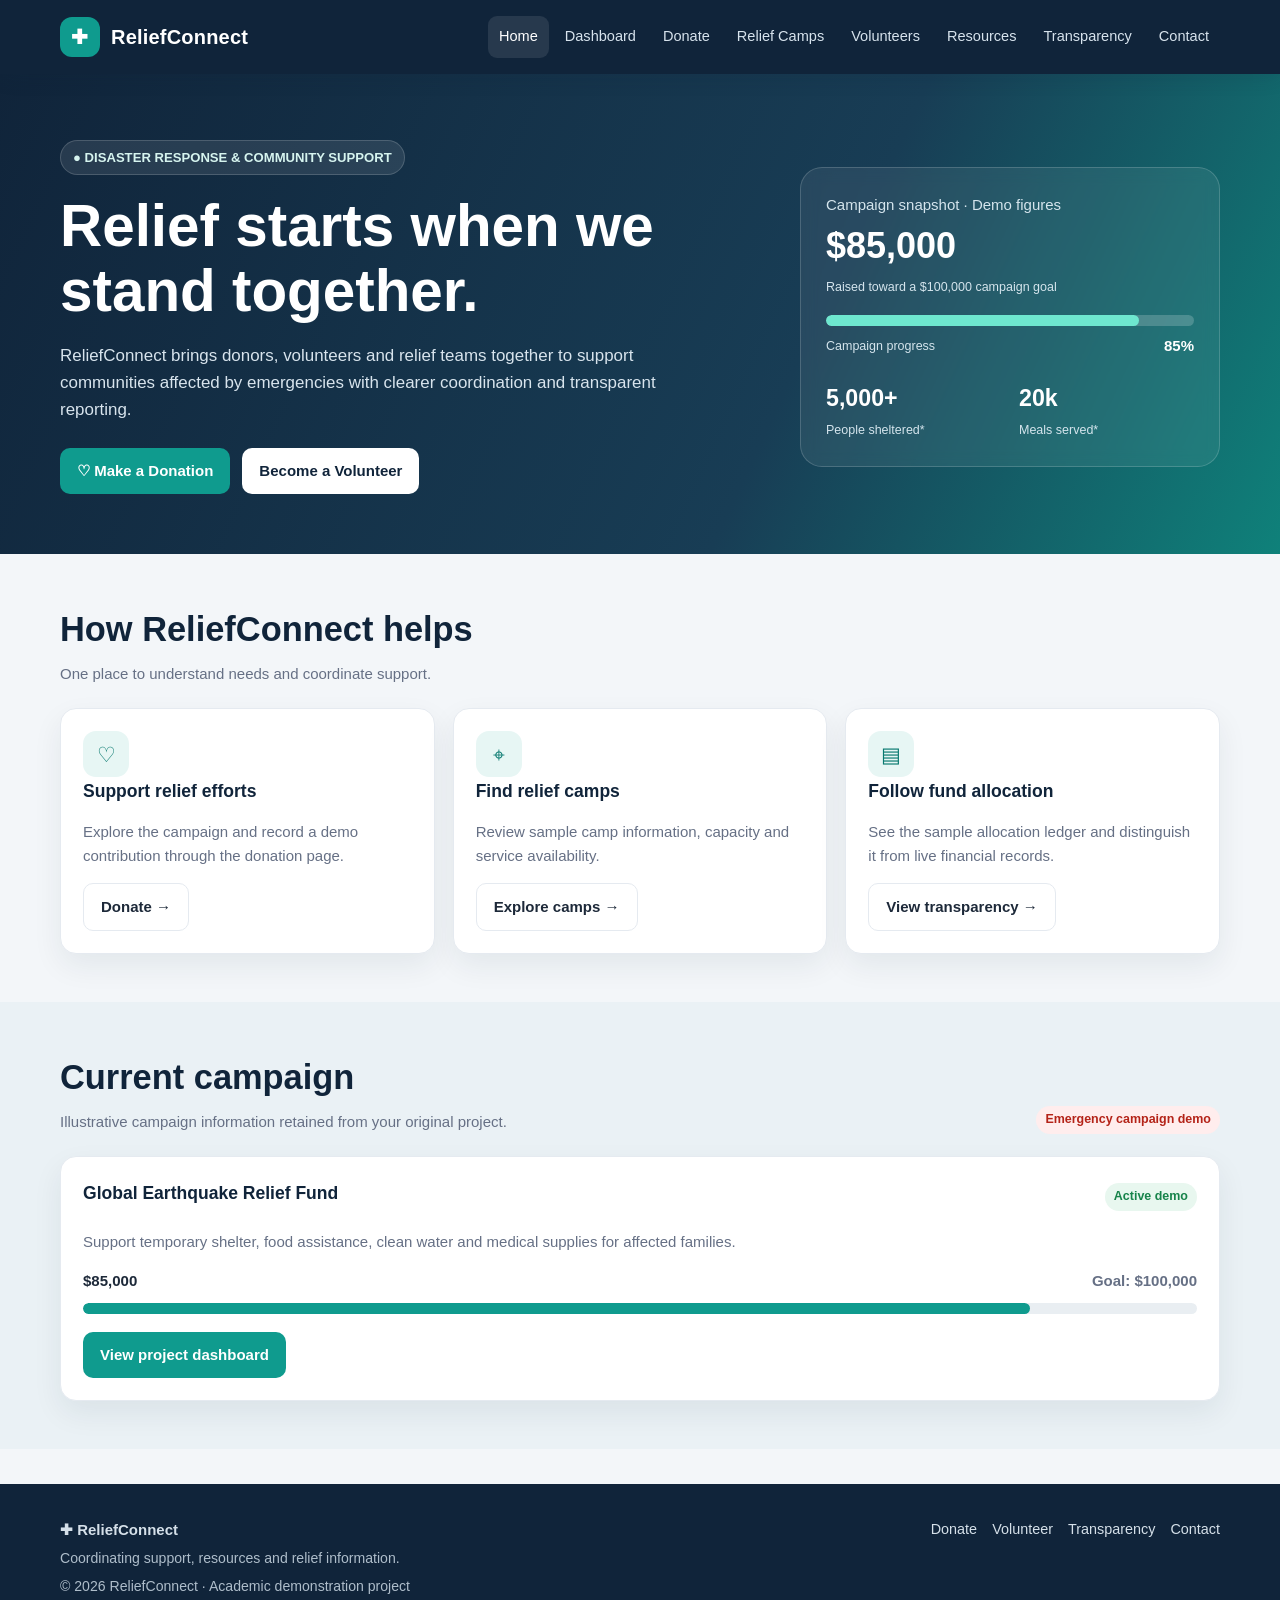
<file: Disaster.html/index.html>
<!doctype html>
<html lang="en">
<head>
  <meta charset="utf-8">
  <meta name="viewport" content="width=device-width, initial-scale=1">
  <meta name="description" content="ReliefConnect disaster relief coordination and transparency platform">
  <title>Home | ReliefConnect</title>
  <link rel="stylesheet" href="assesment2.css">
</head>
<body data-page="home">
  <header class="site-header">
    <div class="container header-inner">
      <a class="brand" href="index.html">
        <span class="brand-mark">✚</span>
        <span>ReliefConnect</span>
      </a>
      <button class="menu-toggle" aria-label="Toggle navigation" aria-expanded="false">☰ Menu</button>
      <nav class="nav" aria-label="Main navigation">
        <a href="index.html" data-nav="home">Home</a>
        <a href="dashboard.html" data-nav="dashboard">Dashboard</a>
        <a href="donate.html" data-nav="donate">Donate</a>
        <a href="camps.html" data-nav="camps">Relief Camps</a>
        <a href="volunteers.html" data-nav="volunteers">Volunteers</a>
        <a href="resources.html" data-nav="resources">Resources</a>
        <a href="transparency.html" data-nav="transparency">Transparency</a>
        <a href="contact.html" data-nav="contact">Contact</a>
      </nav>
    </div>
  </header>
  <main>
    <section class="hero">
      <div class="container hero-grid">
        <div>
          <span class="eyebrow">● DISASTER RESPONSE & COMMUNITY SUPPORT</span>
          <h1>Relief starts when we stand together.</h1>
          <p>ReliefConnect brings donors, volunteers and relief teams together to support communities affected by emergencies with clearer coordination and transparent reporting.</p>
          <div class="hero-actions">
            <a class="btn btn-primary" href="donate.html">♡ Make a Donation</a>
            <a class="btn btn-light" href="volunteers.html">Become a Volunteer</a>
          </div>
        </div>
        <div class="hero-panel">
          <span class="muted" style="color:#d5e5ed">Campaign snapshot · Demo figures</span>
          <strong data-raised>$85,000</strong>
          <small>Raised toward a $100,000 campaign goal</small>
          <div class="progress"><span data-progress style="width:85%"></span></div>
          <div class="row-between">
            <small>Campaign progress</small>
            <b>85%</b>
          </div>
          <div class="grid grid-2" style="margin-top:22px">
            <div>
              <strong style="font-size:1.45rem">5,000+</strong>
              <small>People sheltered*</small>
            </div>
            <div>
              <strong style="font-size:1.45rem">20k</strong>
              <small>Meals served*</small>
            </div>
          </div>
        </div>
      </div>
    </section>
    <section class="section">
      <div class="container">
        <div class="section-head">
          <div>
            <h2>How ReliefConnect helps</h2>
            <p>One place to understand needs and coordinate support.</p>
          </div>
        </div>
        <div class="grid grid-3">
          <div class="card">
            <div class="stat-icon">♡</div>
            <h3>Support relief efforts</h3>
            <p class="muted">Explore the campaign and record a demo contribution through the donation page.</p>
            <a class="btn btn-outline" href="donate.html">Donate →</a>
          </div>
          <div class="card">
            <div class="stat-icon">⌖</div>
            <h3>Find relief camps</h3>
            <p class="muted">Review sample camp information, capacity and service availability.</p>
            <a class="btn btn-outline" href="camps.html">Explore camps →</a>
          </div>
          <div class="card">
            <div class="stat-icon">▤</div>
            <h3>Follow fund allocation</h3>
            <p class="muted">See the sample allocation ledger and distinguish it from live financial records.</p>
            <a class="btn btn-outline" href="transparency.html">View transparency →</a>
          </div>
        </div>
      </div>
    </section>
    <section class="section" style="background:#eaf1f5">
      <div class="container">
        <div class="section-head">
          <div>
            <h2>Current campaign</h2>
            <p>Illustrative campaign information retained from your original project.</p>
          </div>
          <span class="badge red">Emergency campaign demo</span>
        </div>
        <div class="card campaign">
          <div class="row-between">
            <h3>Global Earthquake Relief Fund</h3>
            <span class="badge">Active demo</span>
          </div>
          <p class="muted">Support temporary shelter, food assistance, clean water and medical supplies for affected families.</p>
          <div class="row-between">
            <strong data-raised>$85,000 Raised</strong>
            <strong class="muted">Goal: $100,000</strong>
          </div>
          <div class="progress" style="margin:10px 0 18px"><span data-progress style="width:85%"></span></div>
          <a href="dashboard.html" class="btn btn-primary">View project dashboard</a>
        </div>
      </div>
    </section>
  </main>
  <footer class="site-footer">
    <div class="container footer-inner">
      <div>
        <strong>✚ ReliefConnect</strong>
        <p>Coordinating support, resources and relief information.</p>
        <p>© 2026 ReliefConnect · Academic demonstration project</p>
      </div>
      <div class="footer-links">
        <a href="donate.html">Donate</a>
        <a href="volunteers.html">Volunteer</a>
        <a href="transparency.html">Transparency</a>
        <a href="contact.html">Contact</a>
      </div>
    </div>
  </footer>
  <div id="toast" class="toast" role="status" aria-live="polite"></div>
  <script src="assesment2.js"></script>
  <script>document.addEventListener("DOMContentLoaded",()=>{document.querySelector(`[data-nav="home"]`)?.classList.add("active")})</script>
</body>
</html>
</file>
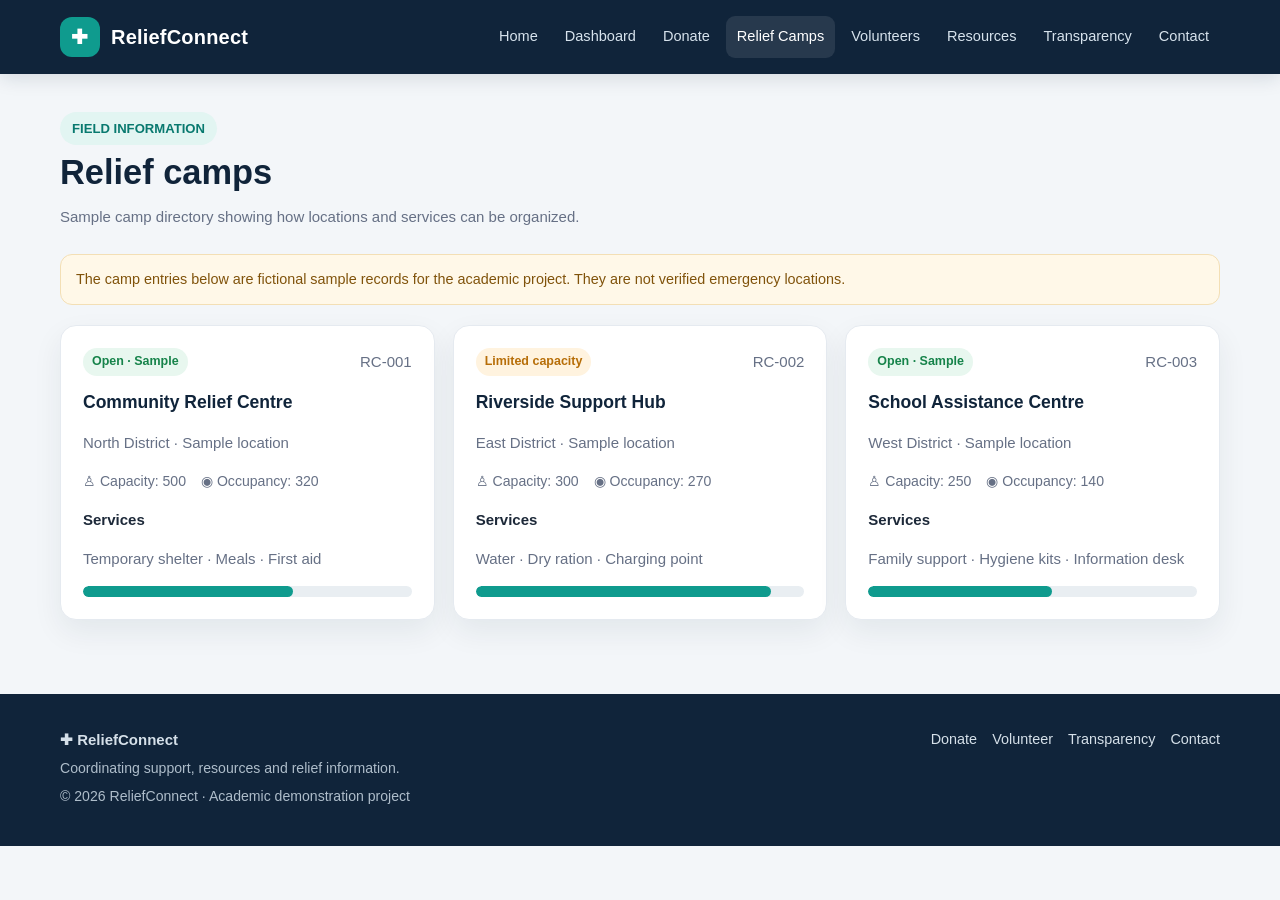
<file: Disaster.html/camps.html>
<!doctype html>
<html lang="en">
<head>
  <meta charset="utf-8">
  <meta name="viewport" content="width=device-width, initial-scale=1">
  <meta name="description" content="ReliefConnect disaster relief coordination and transparency platform">
  <title>Relief Camps | ReliefConnect</title>
  <link rel="stylesheet" href="assesment2.css">
</head>
<body data-page="camps">
  <header class="site-header">
    <div class="container header-inner">
      <a class="brand" href="index.html">
        <span class="brand-mark">✚</span>
        <span>ReliefConnect</span>
      </a>
      <button class="menu-toggle" aria-label="Toggle navigation" aria-expanded="false">☰ Menu</button>
      <nav class="nav" aria-label="Main navigation">
        <a href="index.html" data-nav="home">Home</a>
        <a href="dashboard.html" data-nav="dashboard">Dashboard</a>
        <a href="donate.html" data-nav="donate">Donate</a>
        <a href="camps.html" data-nav="camps">Relief Camps</a>
        <a href="volunteers.html" data-nav="volunteers">Volunteers</a>
        <a href="resources.html" data-nav="resources">Resources</a>
        <a href="transparency.html" data-nav="transparency">Transparency</a>
        <a href="contact.html" data-nav="contact">Contact</a>
      </nav>
    </div>
  </header>
  <main>
    <div class="container">
      <div class="page-heading">
        <span class="eyebrow">FIELD INFORMATION</span>
        <h1>Relief camps</h1>
        <p>Sample camp directory showing how locations and services can be organized.</p>
      </div>
      <div class="notice">The camp entries below are fictional sample records for the academic project. They are not verified emergency locations.</div>
      <div class="grid grid-3" style="margin-top:20px">
        <div class="card camp-card">
          <div class="camp-top">
            <span class="badge">Open · Sample</span>
            <span class="muted">RC-001</span>
          </div>
          <h3>Community Relief Centre</h3>
          <p class="muted">North District · Sample location</p>
          <div class="camp-meta">
            <span>♙ Capacity: 500</span>
            <span>◉ Occupancy: 320</span>
          </div>
          <p><strong>Services</strong></p>
          <p class="muted">Temporary shelter · Meals · First aid</p>
          <div class="progress"><span style="width:64%"></span></div>
        </div>
        <div class="card camp-card">
          <div class="camp-top">
            <span class="badge warn">Limited capacity</span>
            <span class="muted">RC-002</span>
          </div>
          <h3>Riverside Support Hub</h3>
          <p class="muted">East District · Sample location</p>
          <div class="camp-meta">
            <span>♙ Capacity: 300</span>
            <span>◉ Occupancy: 270</span>
          </div>
          <p><strong>Services</strong></p>
          <p class="muted">Water · Dry ration · Charging point</p>
          <div class="progress"><span style="width:90%"></span></div>
        </div>
        <div class="card camp-card">
          <div class="camp-top">
            <span class="badge">Open · Sample</span>
            <span class="muted">RC-003</span>
          </div>
          <h3>School Assistance Centre</h3>
          <p class="muted">West District · Sample location</p>
          <div class="camp-meta">
            <span>♙ Capacity: 250</span>
            <span>◉ Occupancy: 140</span>
          </div>
          <p><strong>Services</strong></p>
          <p class="muted">Family support · Hygiene kits · Information desk</p>
          <div class="progress"><span style="width:56%"></span></div>
        </div>
      </div>
    </div>
  </main>
  <footer class="site-footer">
    <div class="container footer-inner">
      <div>
        <strong>✚ ReliefConnect</strong>
        <p>Coordinating support, resources and relief information.</p>
        <p>© 2026 ReliefConnect · Academic demonstration project</p>
      </div>
      <div class="footer-links">
        <a href="donate.html">Donate</a>
        <a href="volunteers.html">Volunteer</a>
        <a href="transparency.html">Transparency</a>
        <a href="contact.html">Contact</a>
      </div>
    </div>
  </footer>
  <div id="toast" class="toast" role="status" aria-live="polite"></div>
  <script src="assesment2.js"></script>
  <script>document.addEventListener("DOMContentLoaded",()=>{document.querySelector(`[data-nav="camps"]`)?.classList.add("active")})</script>
</body>
</html>
</file>
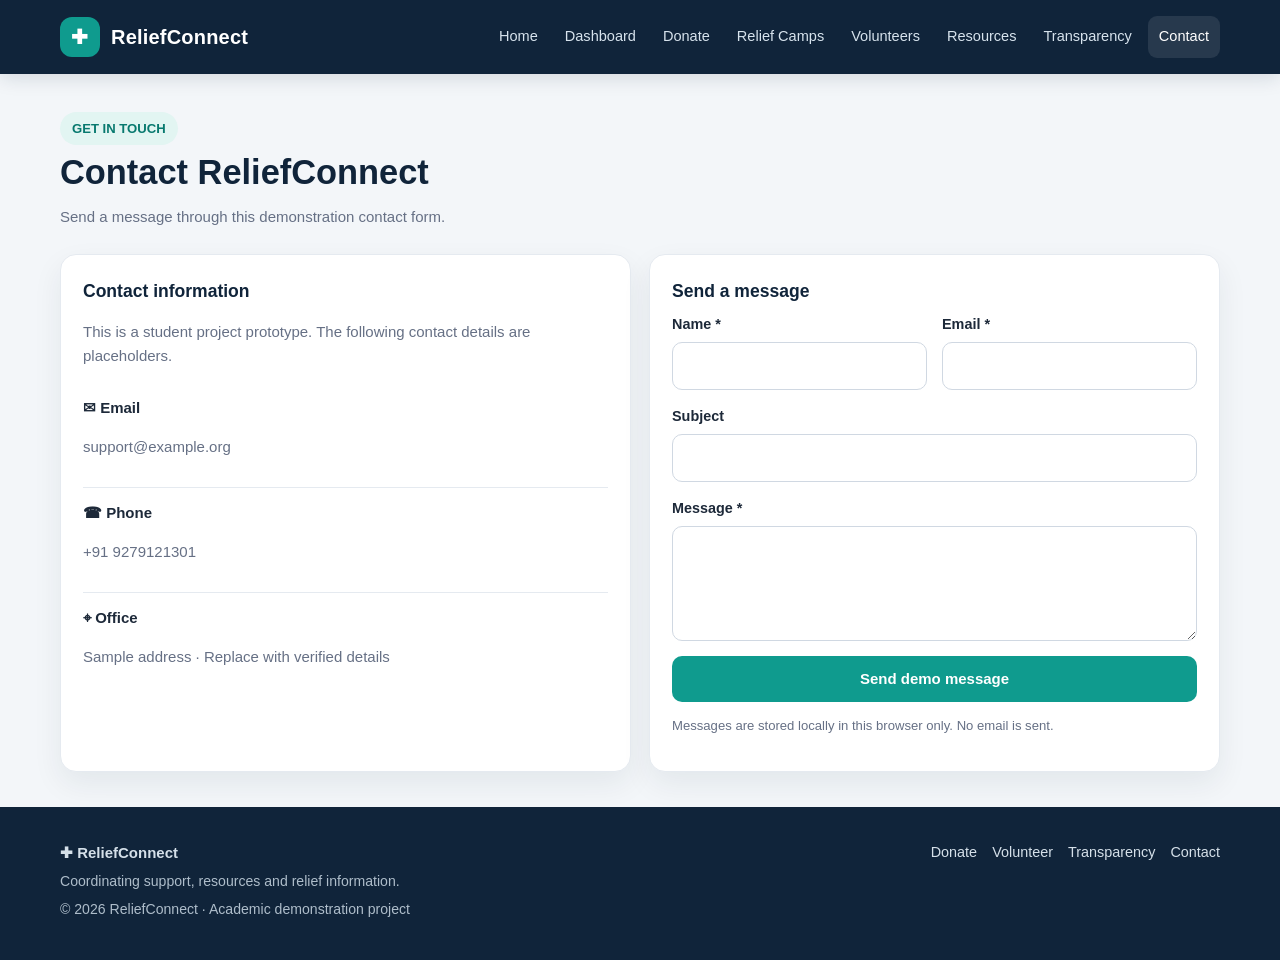
<file: Disaster.html/contact.html>
<!doctype html>
<html lang="en">
<head>
  <meta charset="utf-8">
  <meta name="viewport" content="width=device-width, initial-scale=1">
  <meta name="description" content="ReliefConnect disaster relief coordination and transparency platform">
  <title>Contact | ReliefConnect</title>
  <link rel="stylesheet" href="assesment2.css">
</head>
<body data-page="contact">
  <header class="site-header">
    <div class="container header-inner">
      <a class="brand" href="index.html">
        <span class="brand-mark">✚</span>
        <span>ReliefConnect</span>
      </a>
      <button class="menu-toggle" aria-label="Toggle navigation" aria-expanded="false">☰ Menu</button>
      <nav class="nav" aria-label="Main navigation">
        <a href="index.html" data-nav="home">Home</a>
        <a href="dashboard.html" data-nav="dashboard">Dashboard</a>
        <a href="donate.html" data-nav="donate">Donate</a>
        <a href="camps.html" data-nav="camps">Relief Camps</a>
        <a href="volunteers.html" data-nav="volunteers">Volunteers</a>
        <a href="resources.html" data-nav="resources">Resources</a>
        <a href="transparency.html" data-nav="transparency">Transparency</a>
        <a href="contact.html" data-nav="contact">Contact</a>
      </nav>
    </div>
  </header>
  <main>
    <div class="container">
      <div class="page-heading">
        <span class="eyebrow">GET IN TOUCH</span>
        <h1>Contact ReliefConnect</h1>
        <p>Send a message through this demonstration contact form.</p>
      </div>
      <div class="grid grid-2">
        <div class="card">
          <h3>Contact information</h3>
          <p class="muted">This is a student project prototype. The following contact details are placeholders.</p>
          <ul class="list-clean">
            <li><strong>✉ Email</strong><p class="muted">support@example.org</p></li>
            <li><strong>☎ Phone</strong><p class="muted">+91 9279121301</p></li>
            <li><strong>⌖ Office</strong><p class="muted">Sample address · Replace with verified details</p></li>
          </ul>
        </div>
        <div class="card">
          <h3>Send a message</h3>
          <form id="contact-form" class="form-grid">
            <div class="field"><label>Name *</label><input name="name" required></div>
            <div class="field"><label>Email *</label><input name="email" type="email" required></div>
            <div class="field full"><label>Subject</label><input name="subject"></div>
            <div class="field full"><label>Message *</label><textarea name="message" required></textarea></div>
            <div class="field full"><button class="btn btn-primary" type="submit">Send demo message</button></div>
          </form>
          <p class="muted" style="font-size:.82rem">Messages are stored locally in this browser only. No email is sent.</p>
        </div>
      </div>
    </div>
  </main>
  <footer class="site-footer">
    <div class="container footer-inner">
      <div>
        <strong>✚ ReliefConnect</strong>
        <p>Coordinating support, resources and relief information.</p>
        <p>© 2026 ReliefConnect · Academic demonstration project</p>
      </div>
      <div class="footer-links">
        <a href="donate.html">Donate</a>
        <a href="volunteers.html">Volunteer</a>
        <a href="transparency.html">Transparency</a>
        <a href="contact.html">Contact</a>
      </div>
    </div>
  </footer>
  <div id="toast" class="toast" role="status" aria-live="polite"></div>
  <script src="assesment2.js"></script>
  <script>document.addEventListener("DOMContentLoaded",()=>{document.querySelector(`[data-nav="contact"]`)?.classList.add("active")})</script>
</body>
</html>
</file>
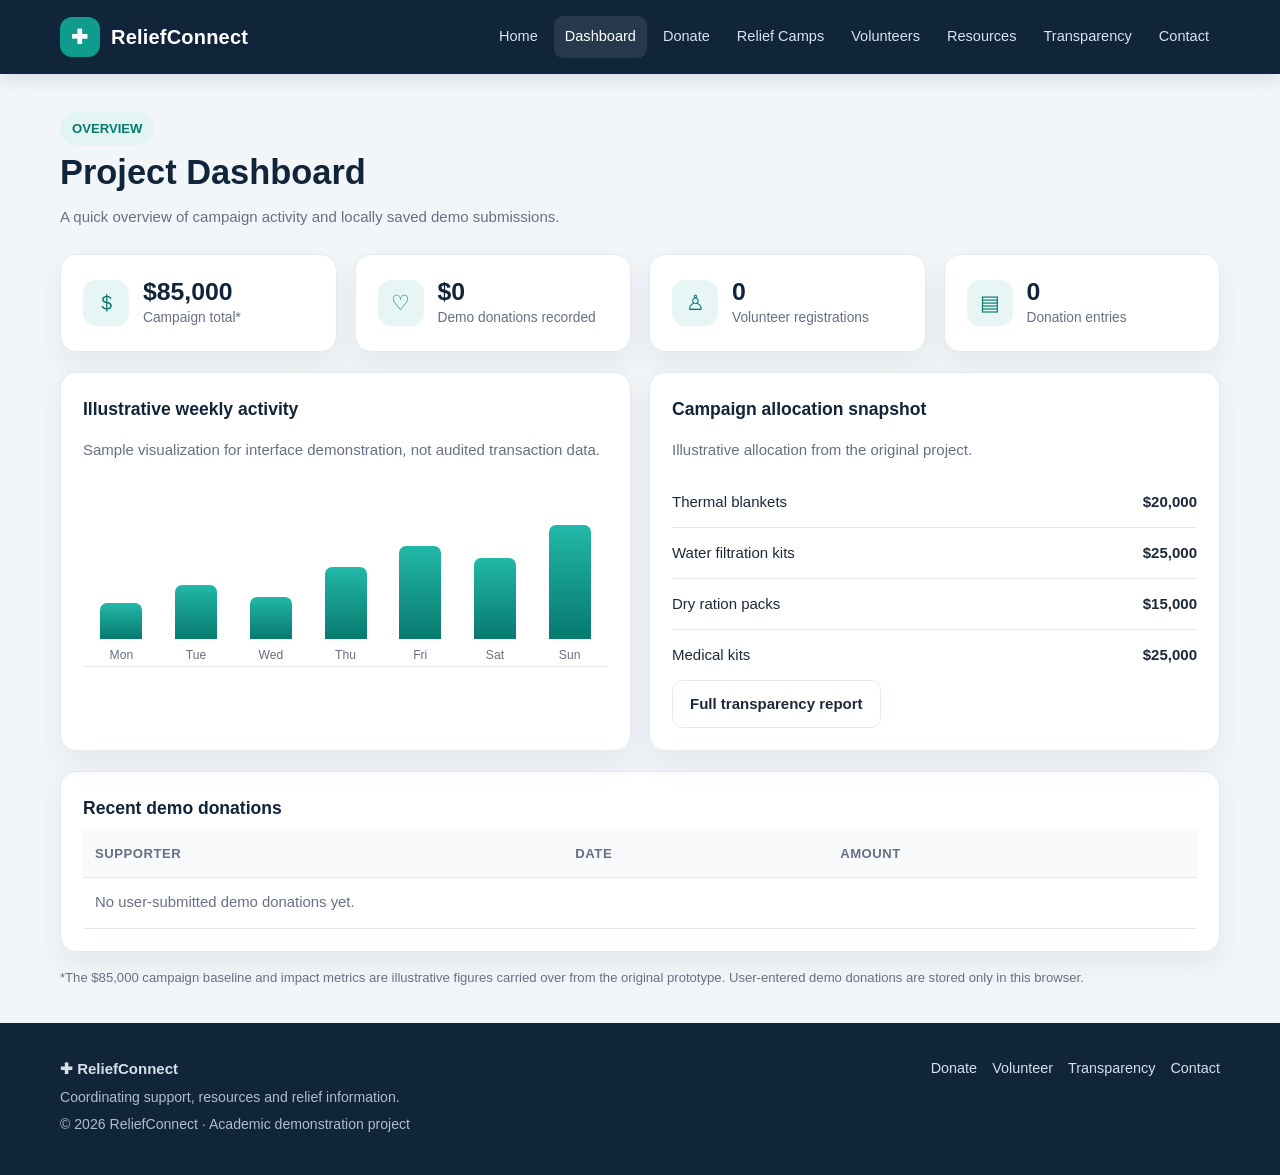
<file: Disaster.html/dashboard.html>
<!doctype html>
<html lang="en">
<head>
  <meta charset="utf-8">
  <meta name="viewport" content="width=device-width, initial-scale=1">
  <meta name="description" content="ReliefConnect disaster relief coordination and transparency platform">
  <title>Dashboard | ReliefConnect</title>
  <link rel="stylesheet" href="assesment2.css">
</head>
<body data-page="dashboard">
  <header class="site-header">
    <div class="container header-inner">
      <a class="brand" href="index.html">
        <span class="brand-mark">✚</span>
        <span>ReliefConnect</span>
      </a>
      <button class="menu-toggle" aria-label="Toggle navigation" aria-expanded="false">☰ Menu</button>
      <nav class="nav" aria-label="Main navigation">
        <a href="index.html" data-nav="home">Home</a>
        <a href="dashboard.html" data-nav="dashboard">Dashboard</a>
        <a href="donate.html" data-nav="donate">Donate</a>
        <a href="camps.html" data-nav="camps">Relief Camps</a>
        <a href="volunteers.html" data-nav="volunteers">Volunteers</a>
        <a href="resources.html" data-nav="resources">Resources</a>
        <a href="transparency.html" data-nav="transparency">Transparency</a>
        <a href="contact.html" data-nav="contact">Contact</a>
      </nav>
    </div>
  </header>
  <main>
    <div class="container">
      <div class="page-heading">
        <span class="eyebrow">OVERVIEW</span>
        <h1>Project Dashboard</h1>
        <p>A quick overview of campaign activity and locally saved demo submissions.</p>
      </div>
      <div class="grid grid-4">
        <div class="card stat-card">
          <div class="stat-icon">＄</div>
          <div>
            <div class="stat-value" data-raised>$85,000</div>
            <div class="stat-label">Campaign total*</div>
          </div>
        </div>
        <div class="card stat-card">
          <div class="stat-icon">♡</div>
          <div>
            <div class="stat-value" data-total-donations>$0</div>
            <div class="stat-label">Demo donations recorded</div>
          </div>
        </div>
        <div class="card stat-card">
          <div class="stat-icon">♙</div>
          <div>
            <div class="stat-value" data-volunteer-count>0</div>
            <div class="stat-label">Volunteer registrations</div>
          </div>
        </div>
        <div class="card stat-card">
          <div class="stat-icon">▤</div>
          <div>
            <div class="stat-value" data-donation-count>0</div>
            <div class="stat-label">Donation entries</div>
          </div>
        </div>
      </div>
      <div class="grid grid-2" style="margin-top:20px">
        <div class="card">
          <h3>Illustrative weekly activity</h3>
          <p class="muted">Sample visualization for interface demonstration, not audited transaction data.</p>
          <div id="donation-chart" class="chart-bars"></div>
        </div>
        <div class="card">
          <h3>Campaign allocation snapshot</h3>
          <p class="muted">Illustrative allocation from the original project.</p>
          <ul class="list-clean">
            <li class="row-between"><span>Thermal blankets</span><strong>$20,000</strong></li>
            <li class="row-between"><span>Water filtration kits</span><strong>$25,000</strong></li>
            <li class="row-between"><span>Dry ration packs</span><strong>$15,000</strong></li>
            <li class="row-between"><span>Medical kits</span><strong>$25,000</strong></li>
          </ul>
          <a href="transparency.html" class="btn btn-outline">Full transparency report</a>
        </div>
      </div>
      <div class="card" style="margin-top:20px">
        <h3>Recent demo donations</h3>
        <div class="table-wrap">
          <table class="data-table">
            <thead>
              <tr>
                <th>Supporter</th>
                <th>Date</th>
                <th>Amount</th>
              </tr>
            </thead>
            <tbody id="dashboard-donations"></tbody>
          </table>
        </div>
      </div>
      <p class="muted" style="font-size:.82rem;margin-top:15px">*The $85,000 campaign baseline and impact metrics are illustrative figures carried over from the original prototype. User-entered demo donations are stored only in this browser.</p>
    </div>
  </main>
  <footer class="site-footer">
    <div class="container footer-inner">
      <div>
        <strong>✚ ReliefConnect</strong>
        <p>Coordinating support, resources and relief information.</p>
        <p>© 2026 ReliefConnect · Academic demonstration project</p>
      </div>
      <div class="footer-links">
        <a href="donate.html">Donate</a>
        <a href="volunteers.html">Volunteer</a>
        <a href="transparency.html">Transparency</a>
        <a href="contact.html">Contact</a>
      </div>
    </div>
  </footer>
  <div id="toast" class="toast" role="status" aria-live="polite"></div>
  <script src="assesment2.js"></script>
  <script>document.addEventListener("DOMContentLoaded",()=>{document.querySelector(`[data-nav="dashboard"]`)?.classList.add("active")})</script>
</body>
</html>
</file>
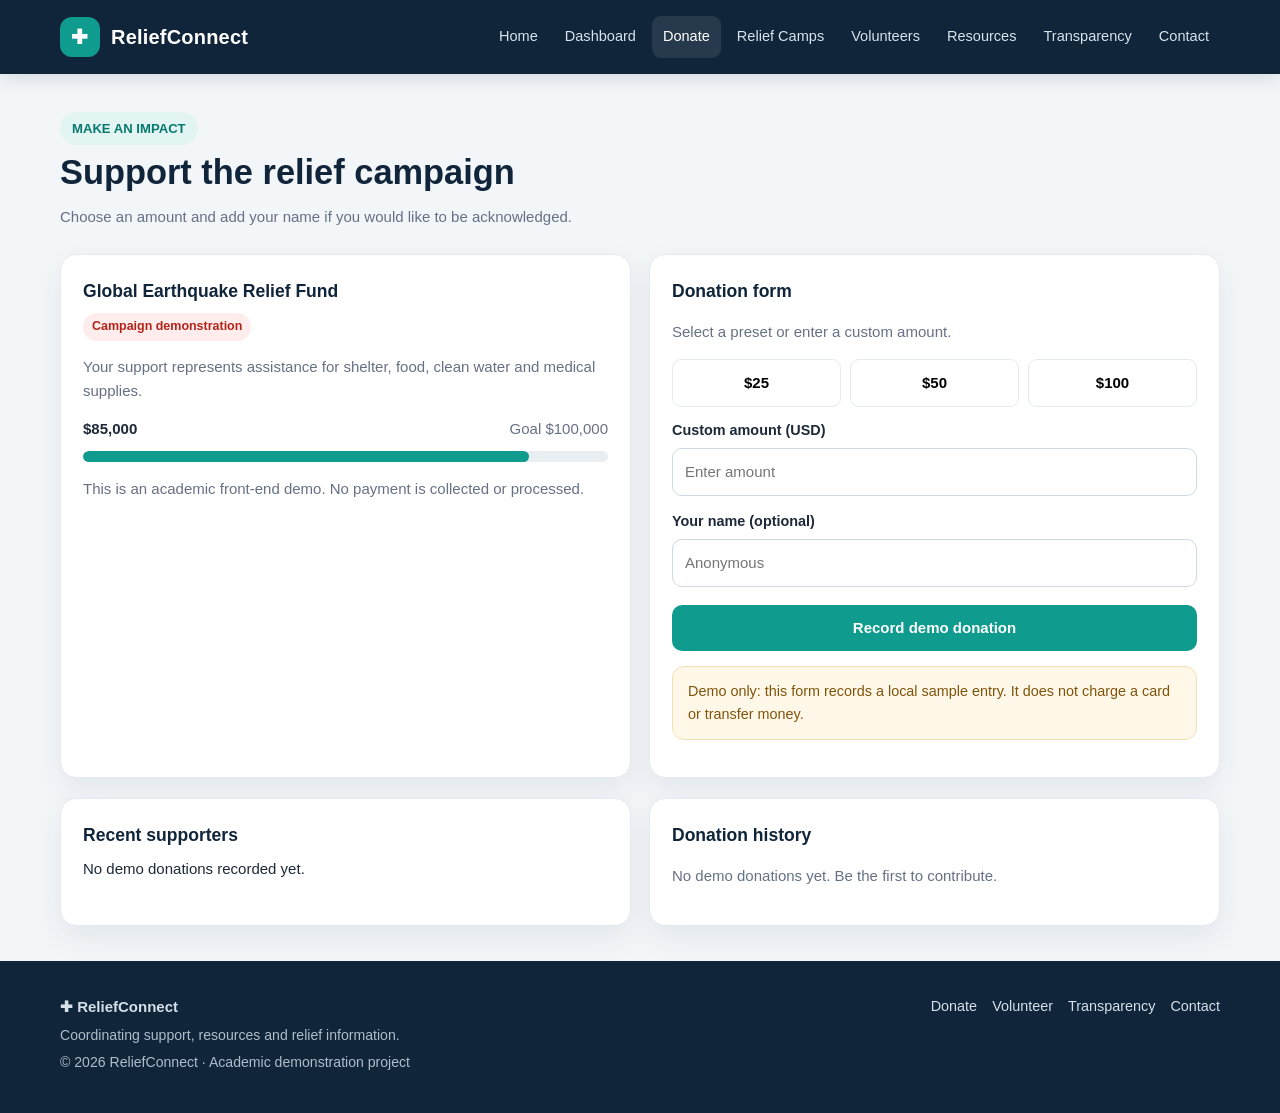
<file: Disaster.html/donate.html>
<!doctype html>
<html lang="en">
<head>
  <meta charset="utf-8">
  <meta name="viewport" content="width=device-width, initial-scale=1">
  <meta name="description" content="ReliefConnect disaster relief coordination and transparency platform">
  <title>Donate | ReliefConnect</title>
  <link rel="stylesheet" href="assesment2.css">
</head>
<body data-page="donate">
  <header class="site-header">
    <div class="container header-inner">
      <a class="brand" href="index.html">
        <span class="brand-mark">✚</span>
        <span>ReliefConnect</span>
      </a>
      <button class="menu-toggle" aria-label="Toggle navigation" aria-expanded="false">☰ Menu</button>
      <nav class="nav" aria-label="Main navigation">
        <a href="index.html" data-nav="home">Home</a>
        <a href="dashboard.html" data-nav="dashboard">Dashboard</a>
        <a href="donate.html" data-nav="donate">Donate</a>
        <a href="camps.html" data-nav="camps">Relief Camps</a>
        <a href="volunteers.html" data-nav="volunteers">Volunteers</a>
        <a href="resources.html" data-nav="resources">Resources</a>
        <a href="transparency.html" data-nav="transparency">Transparency</a>
        <a href="contact.html" data-nav="contact">Contact</a>
      </nav>
    </div>
  </header>
  <main>
    <div class="container">
      <div class="page-heading">
        <span class="eyebrow">MAKE AN IMPACT</span>
        <h1>Support the relief campaign</h1>
        <p>Choose an amount and add your name if you would like to be acknowledged.</p>
      </div>
      <div class="grid grid-2">
        <div class="card">
          <h3>Global Earthquake Relief Fund</h3>
          <span class="badge red">Campaign demonstration</span>
          <p class="muted" style="margin:14px 0">Your support represents assistance for shelter, food, clean water and medical supplies.</p>
          <div class="row-between">
            <strong data-raised>$85,000 raised</strong>
            <span class="muted">Goal $100,000</span>
          </div>
          <div class="progress" style="margin:10px 0"><span data-progress style="width:85%"></span></div>
          <p class="muted">This is an academic front-end demo. No payment is collected or processed.</p>
        </div>
        <div class="card">
          <h3>Donation form</h3>
          <p class="muted">Select a preset or enter a custom amount.</p>
          <form id="donation-form">
            <div class="preset-amounts">
              <button type="button" class="preset-btn" data-amount="25">$25</button>
              <button type="button" class="preset-btn" data-amount="50">$50</button>
              <button type="button" class="preset-btn" data-amount="100">$100</button>
            </div>
            <div class="field">
              <label for="custom-amount">Custom amount (USD)</label>
              <input id="custom-amount" type="number" min="1" step="0.01" placeholder="Enter amount">
            </div>
            <div class="field" style="margin-top:14px">
              <label for="donor-name">Your name (optional)</label>
              <input id="donor-name" name="donor" maxlength="40" placeholder="Anonymous">
            </div>
            <button class="btn btn-primary" style="width:100%;margin-top:18px" type="submit">Record demo donation</button>
          </form>
          <p class="notice" style="margin-top:15px">Demo only: this form records a local sample entry. It does not charge a card or transfer money.</p>
        </div>
      </div>
      <div class="grid grid-2" style="margin-top:20px">
        <div class="card">
          <h3>Recent supporters</h3>
          <div id="supporter-list" class="grid" style="gap:9px">
            <span class="muted">No demo donations recorded yet.</span>
          </div>
        </div>
        <div class="card">
          <h3>Donation history</h3>
          <p id="history-empty" class="muted">No demo donations yet. Be the first to contribute.</p>
          <ul id="history-list" class="list-clean"></ul>
        </div>
      </div>
    </div>
  </main>
  <footer class="site-footer">
    <div class="container footer-inner">
      <div>
        <strong>✚ ReliefConnect</strong>
        <p>Coordinating support, resources and relief information.</p>
        <p>© 2026 ReliefConnect · Academic demonstration project</p>
      </div>
      <div class="footer-links">
        <a href="donate.html">Donate</a>
        <a href="volunteers.html">Volunteer</a>
        <a href="transparency.html">Transparency</a>
        <a href="contact.html">Contact</a>
      </div>
    </div>
  </footer>
  <div id="toast" class="toast" role="status" aria-live="polite"></div>

  <div id="success-modal" class="modal-overlay hidden" role="dialog" aria-modal="true" aria-labelledby="modal-title">
    <div class="modal">
      <div class="check">✓</div>
      <h2 id="modal-title">Thank you for your support!</h2>
      <p>Your demo contribution of <strong id="modal-amount"></strong> has been recorded locally for this demonstration.</p>
      <p class="muted">Supporter: <strong id="modal-donor"></strong></p>
      <button id="close-modal-btn" class="btn btn-primary">Close</button>
    </div>
  </div>
  <script src="assesment2.js"></script>
  <script>document.addEventListener("DOMContentLoaded",()=>{document.querySelector(`[data-nav="donate"]`)?.classList.add("active")})</script>
</body>
</html>
</file>
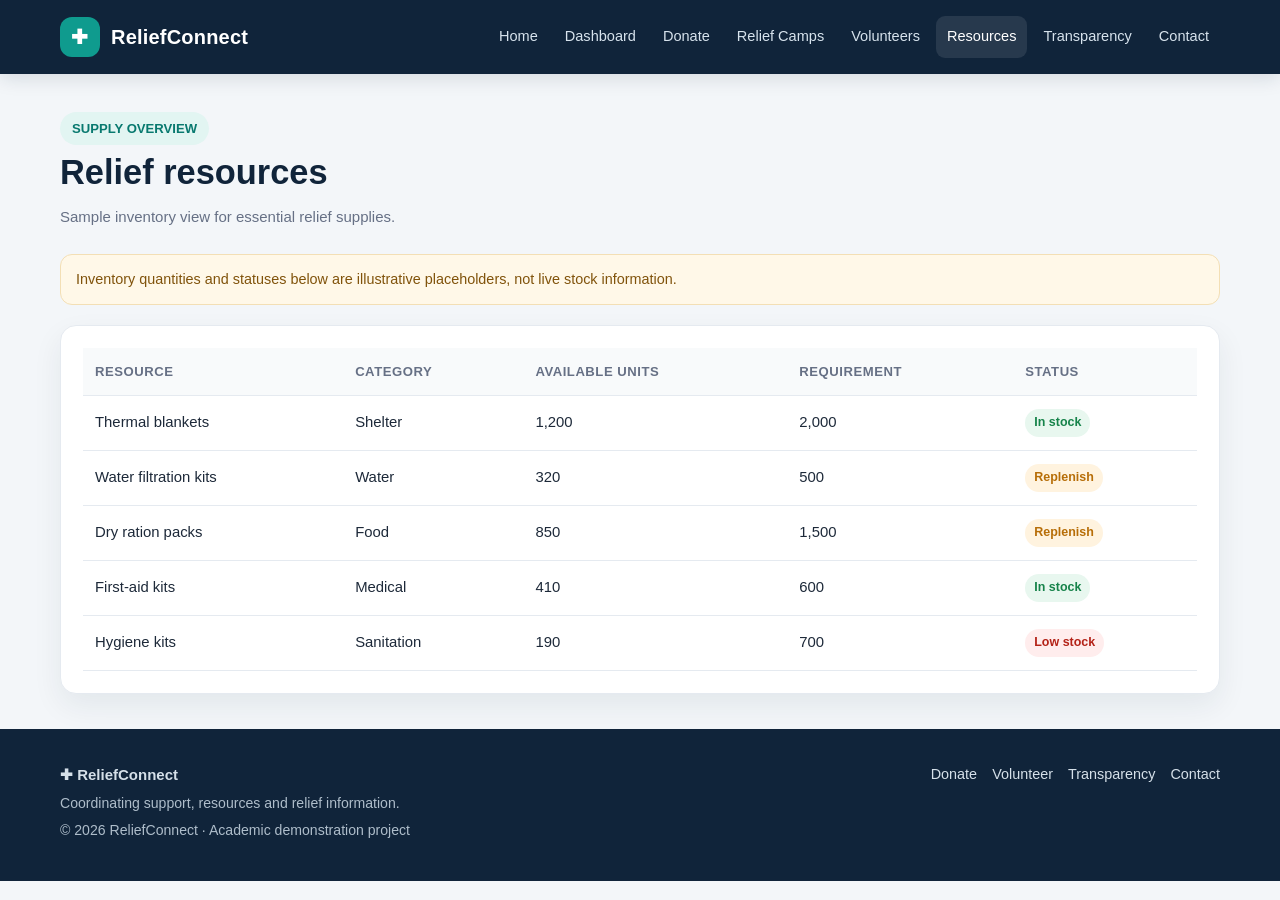
<file: Disaster.html/resources.html>
<!doctype html>
<html lang="en">
<head>
  <meta charset="utf-8">
  <meta name="viewport" content="width=device-width, initial-scale=1">
  <meta name="description" content="ReliefConnect disaster relief coordination and transparency platform">
  <title>Resources | ReliefConnect</title>
  <link rel="stylesheet" href="assesment2.css">
</head>
<body data-page="resources">
  <header class="site-header">
    <div class="container header-inner">
      <a class="brand" href="index.html">
        <span class="brand-mark">✚</span>
        <span>ReliefConnect</span>
      </a>
      <button class="menu-toggle" aria-label="Toggle navigation" aria-expanded="false">☰ Menu</button>
      <nav class="nav" aria-label="Main navigation">
        <a href="index.html" data-nav="home">Home</a>
        <a href="dashboard.html" data-nav="dashboard">Dashboard</a>
        <a href="donate.html" data-nav="donate">Donate</a>
        <a href="camps.html" data-nav="camps">Relief Camps</a>
        <a href="volunteers.html" data-nav="volunteers">Volunteers</a>
        <a href="resources.html" data-nav="resources">Resources</a>
        <a href="transparency.html" data-nav="transparency">Transparency</a>
        <a href="contact.html" data-nav="contact">Contact</a>
      </nav>
    </div>
  </header>
  <main>
    <div class="container">
      <div class="page-heading">
        <span class="eyebrow">SUPPLY OVERVIEW</span>
        <h1>Relief resources</h1>
        <p>Sample inventory view for essential relief supplies.</p>
      </div>
      <div class="notice">Inventory quantities and statuses below are illustrative placeholders, not live stock information.</div>
      <div class="card" style="margin-top:20px">
        <div class="table-wrap">
          <table class="data-table">
            <thead>
              <tr>
                <th>Resource</th>
                <th>Category</th>
                <th>Available units</th>
                <th>Requirement</th>
                <th>Status</th>
              </tr>
            </thead>
            <tbody>
              <tr>
                <td>Thermal blankets</td>
                <td>Shelter</td>
                <td>1,200</td>
                <td>2,000</td>
                <td><span class="badge">In stock</span></td>
              </tr>
              <tr>
                <td>Water filtration kits</td>
                <td>Water</td>
                <td>320</td>
                <td>500</td>
                <td><span class="badge warn">Replenish</span></td>
              </tr>
              <tr>
                <td>Dry ration packs</td>
                <td>Food</td>
                <td>850</td>
                <td>1,500</td>
                <td><span class="badge warn">Replenish</span></td>
              </tr>
              <tr>
                <td>First-aid kits</td>
                <td>Medical</td>
                <td>410</td>
                <td>600</td>
                <td><span class="badge">In stock</span></td>
              </tr>
              <tr>
                <td>Hygiene kits</td>
                <td>Sanitation</td>
                <td>190</td>
                <td>700</td>
                <td><span class="badge red">Low stock</span></td>
              </tr>
            </tbody>
          </table>
        </div>
      </div>
    </div>
  </main>
  <footer class="site-footer">
    <div class="container footer-inner">
      <div>
        <strong>✚ ReliefConnect</strong>
        <p>Coordinating support, resources and relief information.</p>
        <p>© 2026 ReliefConnect · Academic demonstration project</p>
      </div>
      <div class="footer-links">
        <a href="donate.html">Donate</a>
        <a href="volunteers.html">Volunteer</a>
        <a href="transparency.html">Transparency</a>
        <a href="contact.html">Contact</a>
      </div>
    </div>
  </footer>
  <div id="toast" class="toast" role="status" aria-live="polite"></div>
  <script src="assesment2.js"></script>
  <script>document.addEventListener("DOMContentLoaded",()=>{document.querySelector(`[data-nav="resources"]`)?.classList.add("active")})</script>
</body>
</html>
</file>
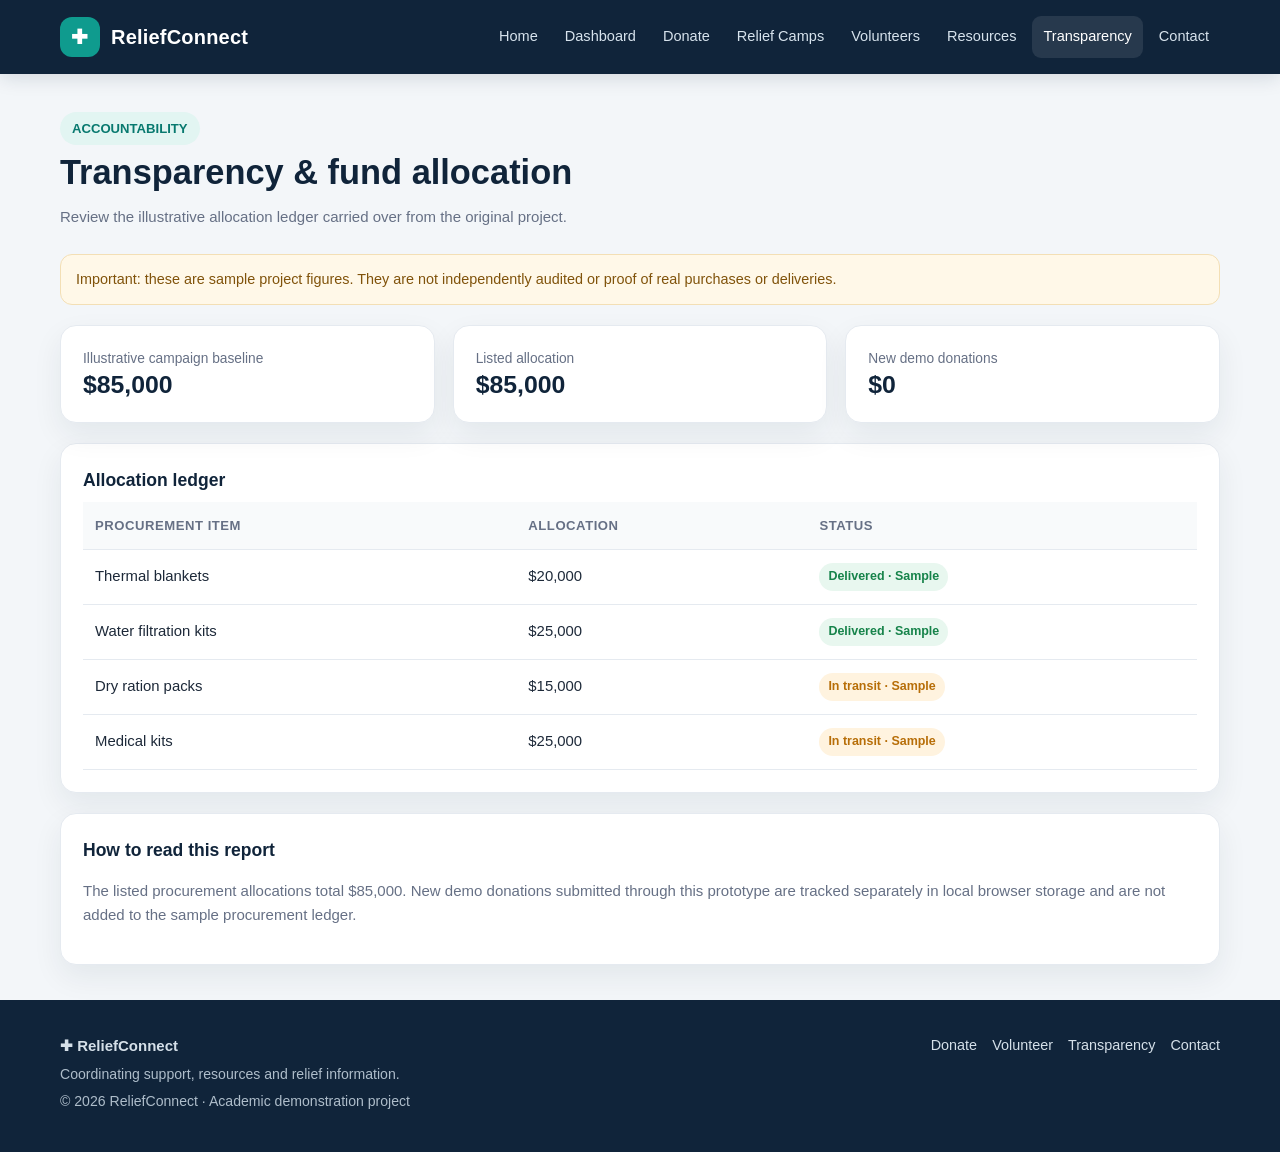
<file: Disaster.html/transparency.html>
<!doctype html>
<html lang="en">
<head>
  <meta charset="utf-8">
  <meta name="viewport" content="width=device-width, initial-scale=1">
  <meta name="description" content="ReliefConnect disaster relief coordination and transparency platform">
  <title>Transparency | ReliefConnect</title>
  <link rel="stylesheet" href="assesment2.css">
</head>
<body data-page="transparency">
  <header class="site-header">
    <div class="container header-inner">
      <a class="brand" href="index.html">
        <span class="brand-mark">✚</span>
        <span>ReliefConnect</span>
      </a>
      <button class="menu-toggle" aria-label="Toggle navigation" aria-expanded="false">☰ Menu</button>
      <nav class="nav" aria-label="Main navigation">
        <a href="index.html" data-nav="home">Home</a>
        <a href="dashboard.html" data-nav="dashboard">Dashboard</a>
        <a href="donate.html" data-nav="donate">Donate</a>
        <a href="camps.html" data-nav="camps">Relief Camps</a>
        <a href="volunteers.html" data-nav="volunteers">Volunteers</a>
        <a href="resources.html" data-nav="resources">Resources</a>
        <a href="transparency.html" data-nav="transparency">Transparency</a>
        <a href="contact.html" data-nav="contact">Contact</a>
      </nav>
    </div>
  </header>
  <main>
    <div class="container">
      <div class="page-heading">
        <span class="eyebrow">ACCOUNTABILITY</span>
        <h1>Transparency & fund allocation</h1>
        <p>Review the illustrative allocation ledger carried over from the original project.</p>
      </div>
      <div class="notice">Important: these are sample project figures. They are not independently audited or proof of real purchases or deliveries.</div>
      <div class="grid grid-3" style="margin-top:20px">
        <div class="card">
          <div class="stat-label">Illustrative campaign baseline</div>
          <div class="stat-value">$85,000</div>
        </div>
        <div class="card">
          <div class="stat-label">Listed allocation</div>
          <div class="stat-value">$85,000</div>
        </div>
        <div class="card">
          <div class="stat-label">New demo donations</div>
          <div class="stat-value" data-total-donations>$0</div>
        </div>
      </div>
      <div class="card" style="margin-top:20px">
        <h3>Allocation ledger</h3>
        <div class="table-wrap">
          <table class="data-table">
            <thead>
              <tr>
                <th>Procurement item</th>
                <th>Allocation</th>
                <th>Status</th>
              </tr>
            </thead>
            <tbody>
              <tr>
                <td>Thermal blankets</td>
                <td>$20,000</td>
                <td><span class="badge">Delivered · Sample</span></td>
              </tr>
              <tr>
                <td>Water filtration kits</td>
                <td>$25,000</td>
                <td><span class="badge">Delivered · Sample</span></td>
              </tr>
              <tr>
                <td>Dry ration packs</td>
                <td>$15,000</td>
                <td><span class="badge warn">In transit · Sample</span></td>
              </tr>
              <tr>
                <td>Medical kits</td>
                <td>$25,000</td>
                <td><span class="badge warn">In transit · Sample</span></td>
              </tr>
            </tbody>
          </table>
        </div>
      </div>
      <div class="card" style="margin-top:20px">
        <h3>How to read this report</h3>
        <p class="muted">The listed procurement allocations total $85,000. New demo donations submitted through this prototype are tracked separately in local browser storage and are not added to the sample procurement ledger.</p>
      </div>
    </div>
  </main>
  <footer class="site-footer">
    <div class="container footer-inner">
      <div>
        <strong>✚ ReliefConnect</strong>
        <p>Coordinating support, resources and relief information.</p>
        <p>© 2026 ReliefConnect · Academic demonstration project</p>
      </div>
      <div class="footer-links">
        <a href="donate.html">Donate</a>
        <a href="volunteers.html">Volunteer</a>
        <a href="transparency.html">Transparency</a>
        <a href="contact.html">Contact</a>
      </div>
    </div>
  </footer>
  <div id="toast" class="toast" role="status" aria-live="polite"></div>
  <script src="assesment2.js"></script>
  <script>document.addEventListener("DOMContentLoaded",()=>{document.querySelector(`[data-nav="transparency"]`)?.classList.add("active")})</script>
</body>
</html>
</file>
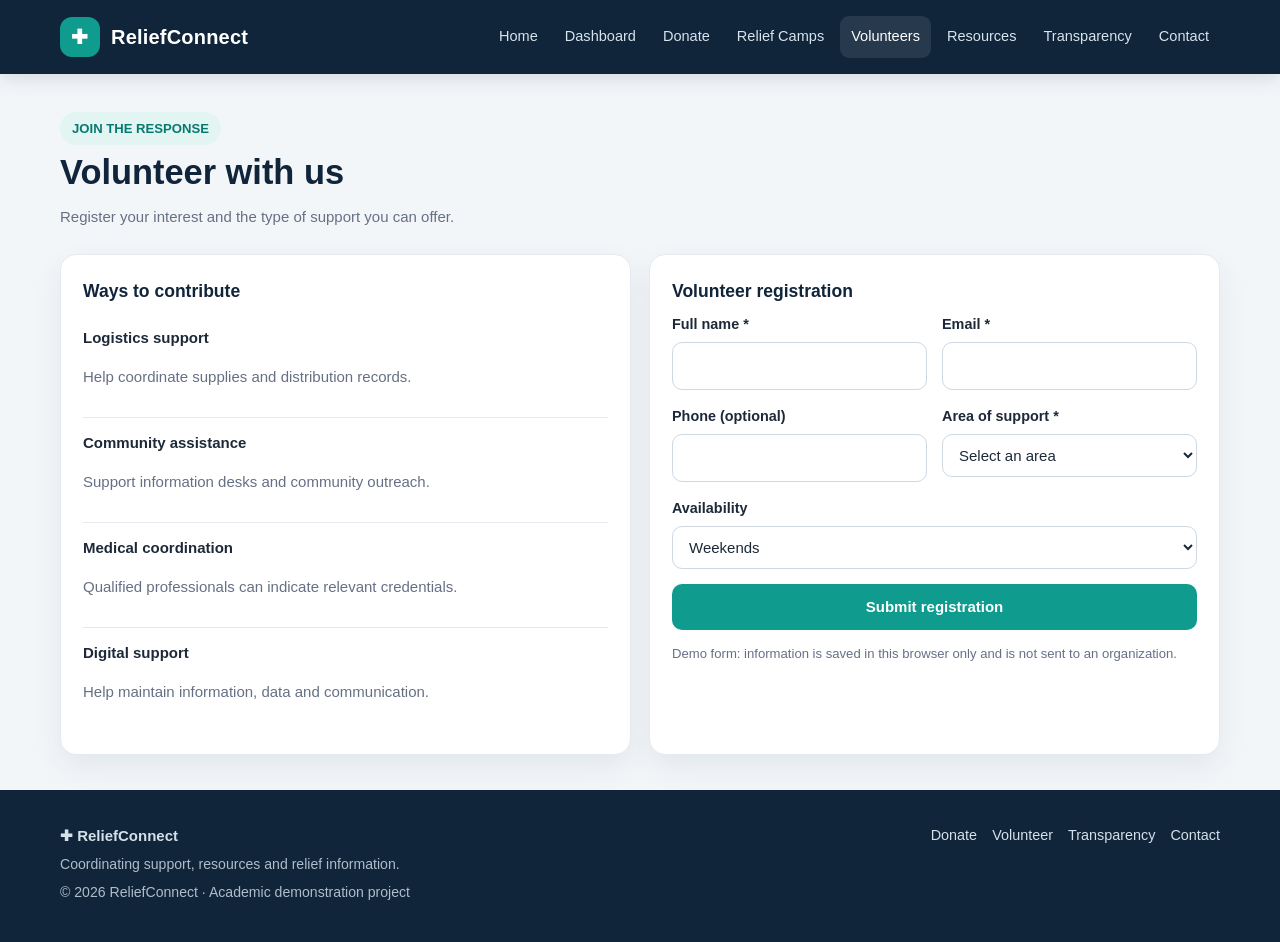
<file: Disaster.html/volunteers.html>
<!doctype html>
<html lang="en">
<head>
  <meta charset="utf-8">
  <meta name="viewport" content="width=device-width, initial-scale=1">
  <meta name="description" content="ReliefConnect disaster relief coordination and transparency platform">
  <title>Volunteers | ReliefConnect</title>
  <link rel="stylesheet" href="assesment2.css">
</head>
<body data-page="volunteers">
  <header class="site-header">
    <div class="container header-inner">
      <a class="brand" href="index.html">
        <span class="brand-mark">✚</span>
        <span>ReliefConnect</span>
      </a>
      <button class="menu-toggle" aria-label="Toggle navigation" aria-expanded="false">☰ Menu</button>
      <nav class="nav" aria-label="Main navigation">
        <a href="index.html" data-nav="home">Home</a>
        <a href="dashboard.html" data-nav="dashboard">Dashboard</a>
        <a href="donate.html" data-nav="donate">Donate</a>
        <a href="camps.html" data-nav="camps">Relief Camps</a>
        <a href="volunteers.html" data-nav="volunteers">Volunteers</a>
        <a href="resources.html" data-nav="resources">Resources</a>
        <a href="transparency.html" data-nav="transparency">Transparency</a>
        <a href="contact.html" data-nav="contact">Contact</a>
      </nav>
    </div>
  </header>
  <main>
    <div class="container">
      <div class="page-heading">
        <span class="eyebrow">JOIN THE RESPONSE</span>
        <h1>Volunteer with us</h1>
        <p>Register your interest and the type of support you can offer.</p>
      </div>
      <div class="grid grid-2">
        <div class="card">
          <h3>Ways to contribute</h3>
          <ul class="list-clean">
            <li><strong>Logistics support</strong><p class="muted">Help coordinate supplies and distribution records.</p></li>
            <li><strong>Community assistance</strong><p class="muted">Support information desks and community outreach.</p></li>
            <li><strong>Medical coordination</strong><p class="muted">Qualified professionals can indicate relevant credentials.</p></li>
            <li><strong>Digital support</strong><p class="muted">Help maintain information, data and communication.</p></li>
          </ul>
        </div>
        <div class="card">
          <h3>Volunteer registration</h3>
          <form id="volunteer-form" class="form-grid">
            <div class="field">
              <label>Full name *</label>
              <input name="name" required maxlength="70">
            </div>
            <div class="field">
              <label>Email *</label>
              <input name="email" type="email" required>
            </div>
            <div class="field">
              <label>Phone (optional)</label>
              <input name="phone" type="tel">
            </div>
            <div class="field">
              <label>Area of support *</label>
              <select name="skill" required>
                <option value="">Select an area</option>
                <option>Logistics</option>
                <option>Community support</option>
                <option>Medical professional</option>
                <option>Digital / IT</option>
                <option>Other</option>
              </select>
            </div>
            <div class="field full">
              <label>Availability</label>
              <select name="availability">
                <option>Weekends</option>
                <option>Weekdays</option>
                <option>Flexible</option>
              </select>
            </div>
            <div class="field full">
              <button class="btn btn-primary" type="submit">Submit registration</button>
            </div>
          </form>
          <p class="muted" style="font-size:.82rem">Demo form: information is saved in this browser only and is not sent to an organization.</p>
        </div>
      </div>
    </div>
  </main>
  <footer class="site-footer">
    <div class="container footer-inner">
      <div>
        <strong>✚ ReliefConnect</strong>
        <p>Coordinating support, resources and relief information.</p>
        <p>© 2026 ReliefConnect · Academic demonstration project</p>
      </div>
      <div class="footer-links">
        <a href="donate.html">Donate</a>
        <a href="volunteers.html">Volunteer</a>
        <a href="transparency.html">Transparency</a>
        <a href="contact.html">Contact</a>
      </div>
    </div>
  </footer>
  <div id="toast" class="toast" role="status" aria-live="polite"></div>
  <script src="assesment2.js"></script>
  <script>document.addEventListener("DOMContentLoaded",()=>{document.querySelector(`[data-nav="volunteers"]`)?.classList.add("active")})</script>
</body>
</html>
</file>
<file: Disaster.html/assesment2.css>
/* --- Global & Base Styles --- */
* {
  box-sizing: border-box;
}

:root {
  --amber: #b76e08;
  --bg: #f3f6f9;
  --green: #16834a;
  --ink: #1d2939;
  --line: #e5eaf0;
  --muted: #667085;
  --navy: #10243a;
  --navy2: #183650;
  --radius: 16px;
  --red: #d94b4b;
  --shadow: 0 12px 30px rgba(16, 36, 58, 0.07);
  --surface: #fff;
  --teal: #0f9b8e;
  --teal-dark: #08796f;
}

a {
  color: inherit;
  text-decoration: none;
}

body {
  margin: 0;
  background: var(--bg);
  color: var(--ink);
  font: 15px/1.6 "Segoe UI", Roboto, Arial, sans-serif;
}

button, input, select, textarea {
  font: inherit;
}

html {
  scroll-behavior: smooth;
}

main {
  min-height: 65vh;
}

/* --- Badges & Notices --- */
.badge {
  display: inline-block;
  padding: 4px 9px;
  border-radius: 99px;
  font-size: 0.78rem;
  font-weight: 700;
  background: #e8f7ef;
  color: var(--green);
}

.badge.red {
  background: #ffeded;
  color: #b42318;
}

.badge.warn {
  background: #fff3df;
  color: var(--amber);
}

.notice {
  border-radius: 12px;
  padding: 13px 15px;
  background: #fff8e8;
  color: #80530b;
  border: 1px solid #f3dfb5;
  font-size: 0.9rem;
}

/* --- Brand & Header --- */
.brand {
  display: flex;
  align-items: center;
  gap: 11px;
  font-weight: 800;
  font-size: 1.25rem;
  letter-spacing: 0.2px;
}

.brand-mark {
  width: 40px;
  height: 40px;
  border-radius: 12px;
  background: var(--teal);
  display: grid;
  place-items: center;
  font-size: 1.25rem;
}

.header-inner {
  min-height: 74px;
  display: flex;
  align-items: center;
  justify-content: space-between;
  gap: 22px;
}

.site-header {
  background: var(--navy);
  color: #fff;
  position: sticky;
  top: 0;
  z-index: 50;
  box-shadow: 0 4px 18px #10243a22;
}

/* --- Buttons --- */
.btn {
  display: inline-flex;
  justify-content: center;
  align-items: center;
  gap: 8px;
  border: 0;
  border-radius: 10px;
  padding: 11px 17px;
  font-weight: 700;
  cursor: pointer;
  transition: 0.2s;
}

.btn-danger {
  background: #fff0f0;
  color: #b42318;
}

.btn-light {
  background: #fff;
  color: var(--navy);
}

.btn-outline {
  background: transparent;
  border: 1px solid var(--line);
  color: var(--ink);
}

.btn-primary {
  background: var(--teal);
  color: white;
}

.btn-primary:hover {
  background: var(--teal-dark);
  transform: translateY(-1px);
}

/* --- Cards & Containers --- */
.campaign {
  border-top: 4px solid var(--red);
}

.camp-card .camp-top {
  display: flex;
  justify-content: space-between;
  gap: 10px;
  align-items: center;
  margin-bottom: 12px;
}

.camp-meta {
  display: flex;
  gap: 15px;
  flex-wrap: wrap;
  color: var(--muted);
  font-size: 0.88rem;
  margin: 12px 0;
}

.card {
  background: var(--surface);
  border: 1px solid var(--line);
  border-radius: var(--radius);
  padding: 22px;
  box-shadow: var(--shadow);
}

.card h3 {
  margin: 0 0 8px;
  color: var(--navy);
}

.container {
  width: min(1160px, calc(100% - 36px));
  margin: auto;
}

.empty-state {
  text-align: center;
  padding: 25px;
  color: var(--muted);
}

.empty-state .big {
  font-size: 2rem;
}

/* --- Charts & Bars --- */
.bar {
  width: min(42px, 70%);
  background: linear-gradient(180deg, #22b8a7, #08796f);
  border-radius: 7px 7px 0 0;
  min-height: 4px;
}

.bar-col {
  flex: 1;
  display: flex;
  flex-direction: column;
  align-items: center;
  justify-content: end;
  height: 100%;
  gap: 7px;
}

.bar-col small {
  color: var(--muted);
  font-size: 0.76rem;
}

.chart-bars {
  display: flex;
  align-items: end;
  gap: 14px;
  height: 190px;
  padding: 15px 8px 0;
  border-bottom: 1px solid var(--line);
}

.progress {
  height: 11px;
  border-radius: 99px;
  background: #e9eef2;
  overflow: hidden;
}

.progress span {
  height: 100%;
  display: block;
  border-radius: 99px;
  background: var(--teal);
}

.resource-bar {
  display: flex;
  align-items: center;
  gap: 12px;
}

.resource-bar .progress {
  flex: 1;
}

/* --- Footer --- */
.footer-inner {
  display: flex;
  justify-content: space-between;
  gap: 20px;
  flex-wrap: wrap;
}

.footer-links {
  display: flex;
  gap: 15px;
  flex-wrap: wrap;
  font-size: 0.9rem;
}

.footer-links a:hover {
  color: #fff;
}

.site-footer {
  background: var(--navy);
  color: #d5e0e9;
  padding: 34px 0;
  margin-top: 35px;
}

.site-footer p {
  margin: 5px 0;
  color: #aebdca;
  font-size: 0.88rem;
}

/* --- Forms & Fields --- */
.field {
  display: flex;
  flex-direction: column;
  gap: 6px;
}

.field.full {
  grid-column: 1 / -1;
}

.field input, .field select, .field textarea {
  width: 100%;
  border: 1px solid #d0d8e2;
  border-radius: 10px;
  padding: 11px 12px;
  background: #fff;
  color: var(--ink);
  outline: none;
}

.field input:focus, .field select:focus, .field textarea:focus {
  border-color: var(--teal);
  box-shadow: 0 0 0 3px #0f9b8e18;
}

.field label {
  font-weight: 650;
  font-size: 0.9rem;
}

.field textarea {
  min-height: 115px;
  resize: vertical;
}

.form-grid {
  display: grid;
  grid-template-columns: repeat(2, minmax(0, 1fr));
  gap: 15px;
}

.preset-amounts {
  display: flex;
  gap: 9px;
  margin: 12px 0;
}

.preset-btn {
  flex: 1;
  border: 1px solid var(--line);
  background: #fff;
  border-radius: 9px;
  padding: 11px;
  font-weight: 750;
  cursor: pointer;
}

.preset-btn.active, .preset-btn:hover {
  border-color: var(--teal);
  background: #e8f7f5;
  color: var(--teal-dark);
}

/* --- Grids --- */
.grid {
  display: grid;
  gap: 18px;
}

.grid-2 {
  grid-template-columns: repeat(2, minmax(0, 1fr));
}

.grid-3 {
  grid-template-columns: repeat(3, minmax(0, 1fr));
}

.grid-4 {
  grid-template-columns: repeat(4, minmax(0, 1fr));
}

/* --- Hero Section --- */
.eyebrow {
  display: inline-flex;
  gap: 8px;
  align-items: center;
  background: #ffffff18;
  border: 1px solid #ffffff2a;
  border-radius: 99px;
  padding: 6px 12px;
  color: #d6f4ef;
  font-size: 0.82rem;
  font-weight: 700;
}

.hero {
  background: linear-gradient(115deg, #10243a 0%, #183d55 62%, #0f817a 100%);
  color: #fff;
  padding: 66px 0 60px;
  overflow: hidden;
}

.hero-actions {
  display: flex;
  gap: 12px;
  flex-wrap: wrap;
  margin-top: 25px;
}

.hero-grid {
  display: grid;
  grid-template-columns: 1.25fr 0.75fr;
  gap: 40px;
  align-items: center;
}

.hero h1 {
  font-size: clamp(2.1rem, 5vw, 3.65rem);
  line-height: 1.12;
  margin: 18px 0;
}

.hero p {
  color: #d8e4ed;
  max-width: 650px;
  font-size: 1.06rem;
}

.hero-panel {
  background: #ffffff12;
  border: 1px solid #ffffff2b;
  border-radius: 22px;
  padding: 25px;
  backdrop-filter: blur(8px);
}

.hero-panel .progress {
  margin: 17px 0 8px;
  background: #ffffff30;
}

.hero-panel .progress span {
  background: #6ee7cf;
}

.hero-panel small {
  color: #d5e5ed;
}

.hero-panel strong {
  font-size: 2.25rem;
  display: block;
}

/* --- Lists & Navigation --- */
.list-clean {
  list-style: none;
  padding: 0;
  margin: 0;
}

.list-clean li {
  padding: 13px 0;
  border-bottom: 1px solid var(--line);
}

.list-clean li:last-child {
  border: 0;
}

.menu-toggle {
  display: none;
  border: 1px solid #ffffff55;
  color: #fff;
  background: transparent;
  border-radius: 9px;
  padding: 8px 11px;
}

.nav {
  display: flex;
  align-items: center;
  gap: 5px;
  flex-wrap: wrap;
}

.nav a {
  padding: 9px 11px;
  border-radius: 9px;
  color: #d7e3ed;
  font-size: 0.91rem;
}

.nav a:hover, .nav a.active {
  background: #ffffff18;
  color: #fff;
}

.nav .nav-cta {
  background: var(--teal);
  color: #fff;
  padding-inline: 15px;
}

/* --- Modals & Popups --- */
.modal {
  max-width: 420px;
  width: 100%;
  background: #fff;
  border-radius: 18px;
  padding: 30px;
  text-align: center;
  box-shadow: 0 20px 60px #0003;
}

.modal .check {
  font-size: 3rem;
  color: var(--green);
}

.modal-overlay {
  position: fixed;
  inset: 0;
  background: #0b1d2dcc;
  display: grid;
  place-items: center;
  padding: 20px;
  z-index: 100;
}

.modal-overlay.hidden {
  display: none;
}

.toast {
  position: fixed;
  right: 20px;
  bottom: 20px;
  background: var(--navy);
  color: #fff;
  padding: 13px 18px;
  border-radius: 11px;
  box-shadow: var(--shadow);
  z-index: 120;
  display: none;
}

.toast.show {
  display: block;
}

/* --- Pages & Sections --- */
.muted {
  color: var(--muted);
}

.page-heading {
  padding: 38px 0 25px;
}

.page-heading .eyebrow {
  background: #e2f5f2;
  border: 0;
  color: var(--teal-dark);
}

.row-between {
  display: flex;
  align-items: center;
  justify-content: space-between;
  gap: 12px;
}

.section {
  padding: 48px 0;
}

.section-head {
  display: flex;
  align-items: end;
  justify-content: space-between;
  gap: 20px;
  margin-bottom: 22px;
}

.section-head h2, .page-heading h1 {
  margin: 0;
  color: var(--navy);
  font-size: clamp(1.6rem, 3vw, 2.15rem);
}

.section-head p, .page-heading p {
  margin: 5px 0 0;
  color: var(--muted);
}

/* --- Stats Cards --- */
.stat-card {
  display: flex;
  gap: 14px;
  align-items: center;
}

.stat-icon {
  width: 46px;
  height: 46px;
  border-radius: 13px;
  background: #e7f6f4;
  color: var(--teal-dark);
  display: grid;
  place-items: center;
  font-size: 1.3rem;
}

.stat-label {
  font-size: 0.86rem;
  color: var(--muted);
}

.stat-value {
  font-size: 1.55rem;
  font-weight: 800;
  color: var(--navy);
  line-height: 1.2;
}

/* --- Tables & Wrappers --- */
.data-table {
  width: 100%;
  border-collapse: collapse;
  min-width: 540px;
}

.data-table td {
  font-size: 0.93rem;
}

.data-table th {
  font-size: 0.82rem;
  text-transform: uppercase;
  letter-spacing: 0.04em;
  color: var(--muted);
  background: #f8fafb;
}

.data-table th, .data-table td {
  text-align: left;
  padding: 13px 12px;
  border-bottom: 1px solid var(--line);
}

.table-wrap {
  overflow-x: auto;
}

.timeline {
  border-left: 2px solid #dbe7eb;
  margin: 15px 0 0 8px;
  padding-left: 20px;
}

.timeline-item {
  position: relative;
  padding: 0 0 20px;
}

.timeline-item:before {
  content: "";
  position: absolute;
  left: -26px;
  top: 6px;
  width: 10px;
  height: 10px;
  border-radius: 50%;
  background: var(--teal);
  box-shadow: 0 0 0 4px #e3f5f2;
}

.timeline-item:last-child {
  padding-bottom: 0;
}

.timeline time {
  font-size: 0.8rem;
  color: var(--muted);
}

/* --- Media Queries --- */
@media(max-width: 900px) {
  .grid-3 {
    grid-template-columns: repeat(2, 1fr);
  }
  .grid-4 {
    grid-template-columns: repeat(2, 1fr);
  }
  .hero-grid {
    grid-template-columns: 1fr;
  }
  .menu-toggle {
    display: block;
  }
  .nav {
    display: none;
    position: absolute;
    top: 74px;
    left: 0;
    right: 0;
    background: var(--navy);
    padding: 12px 18px 18px;
    flex-direction: column;
    align-items: stretch;
  }
  .nav a {
    padding: 11px;
  }
  .nav.open {
    display: flex;
  }
}

@media(max-width: 620px) {
  .card {
    padding: 18px;
  }
  .container {
    width: min(100% - 26px, 1160px);
  }
  .field.full {
    grid-column: auto;
  }
  .grid-2, .grid-3, .grid-4, .form-grid {
    grid-template-columns: 1fr;
  }
  .header-inner {
    min-height: 68px;
  }
  .hero {
    padding: 48px 0;
  }
  .nav {
    top: 68px;
  }
  .preset-amounts {
    gap: 6px;
  }
  .preset-btn {
    padding: 10px 5px;
  }
  .section {
    padding: 35px 0;
  }
  .section-head {
    align-items: start;
    flex-direction: column;
  }
}
</file>
